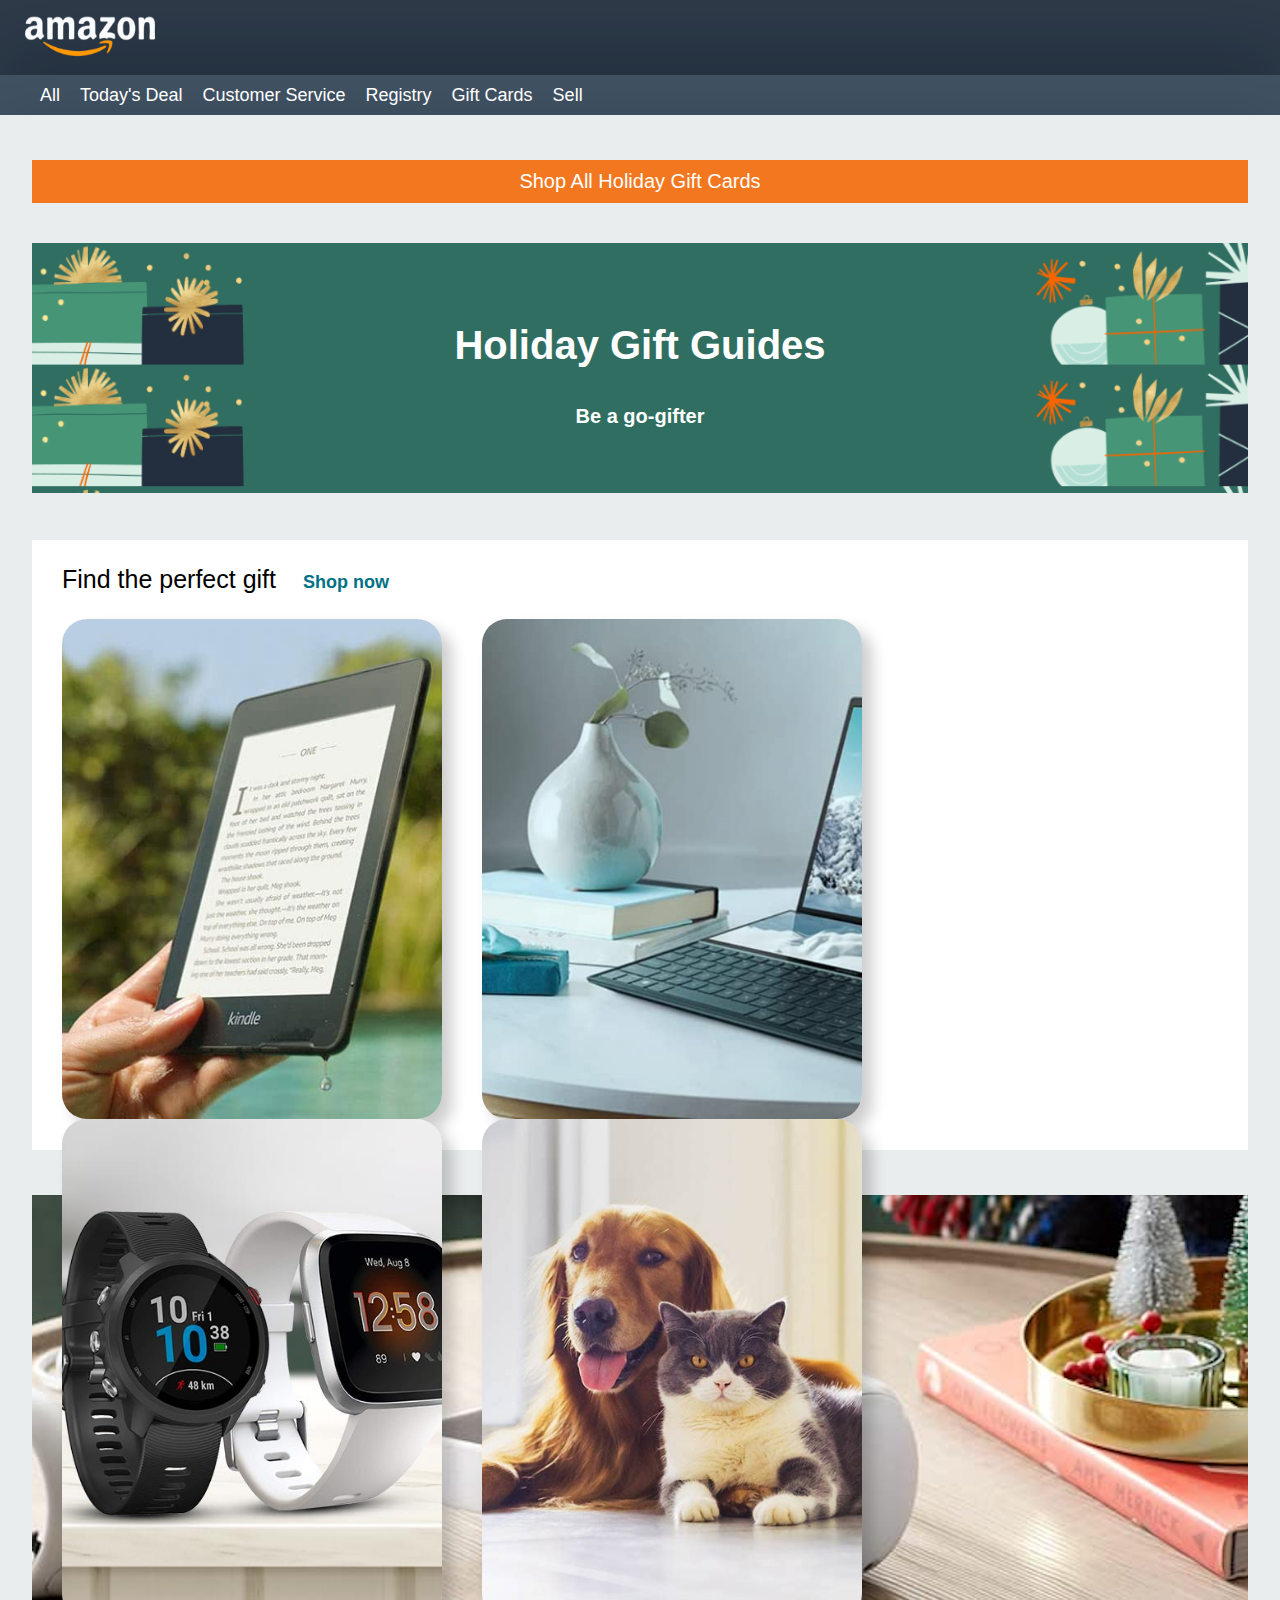
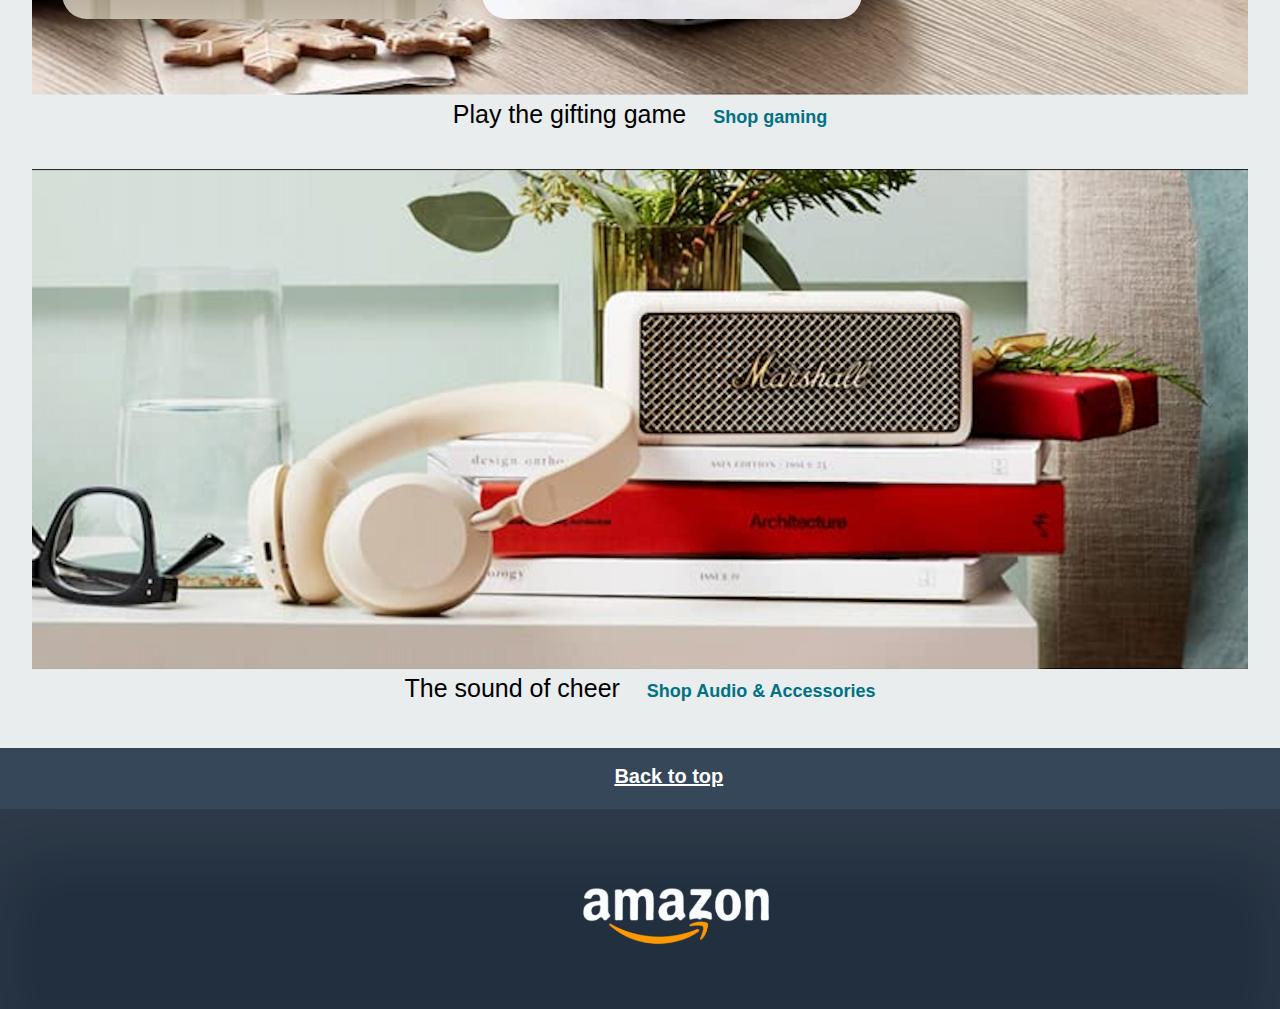
<file: D3/html/index.html>
<!DOCTYPE html>
<html lang="en">
<head>
    <meta charset="UTF-8">
    <meta http-equiv="X-UA-Compatible" content="IE=edge">
    <meta name="viewport" content="width=device-width, initial-scale=1.0">
    <link rel="stylesheet" href="../css/style.css">
    <title>Amazon Fac-Simle</title>
</head>
<body>

    <header>
        <div class="bg-logo shadow">
            <img src="../img/logo.png" alt="logo Amazon">
        </div>

            <nav class="shadow menu">
                <ul>
                    <li><a href="#">All</a></li>
                    <li><a href="#">Today's Deal</a></li>
                    <li><a href="#">Customer Service</a></li>
                    <li><a href="#">Registry</a></li>
                    <li><a href="#">Gift Cards</a></li>
                    <li><a href="#">Sell</a></li>
                </ul>
            </nav>
    </header>

<main>

<!-- corpo sezione 1 -->

    <section class="corpo">
        
            <p>Shop All Holiday Gift Cards</p>
       
            <div id="bgSez1">
                <h1>Holiday Gift Guides</h1>
                <p id="sottotitolo"><b>Be a go-gifter</b></p>
            </div>

    </section>


<!-- corpo sezione 2-->

    <section class="corpoDue"> 

        <p>Find the perfect gift <span class="grassetto">Shop now</span></p>

        <ul>
            <li id="kindle"></li>
            <li id="scrivania"></li>
            <li id="smart"></li>
            <li id="animali"></li>
        </ul>

    </section>

<!-- corpo sezione 3 -->

    <div id="game"></div>
    <figcaption>Play the gifting game <span>Shop gaming</span></figcaption>

    <div id="music"></div>
    <figcaption>The sound of cheer <span>Shop Audio & Accessories</span></figcaption>

</main>

<!-- fine main -->

<footer>

    <div class="bTop">
        <a href="#">Back to top</a>
    </div>

    <div class="bottomLogo shadow">
        <img src="../img/logo.png" alt="logo Amazon">
    </div>

</footer>
    
</body>
</html>
</file>
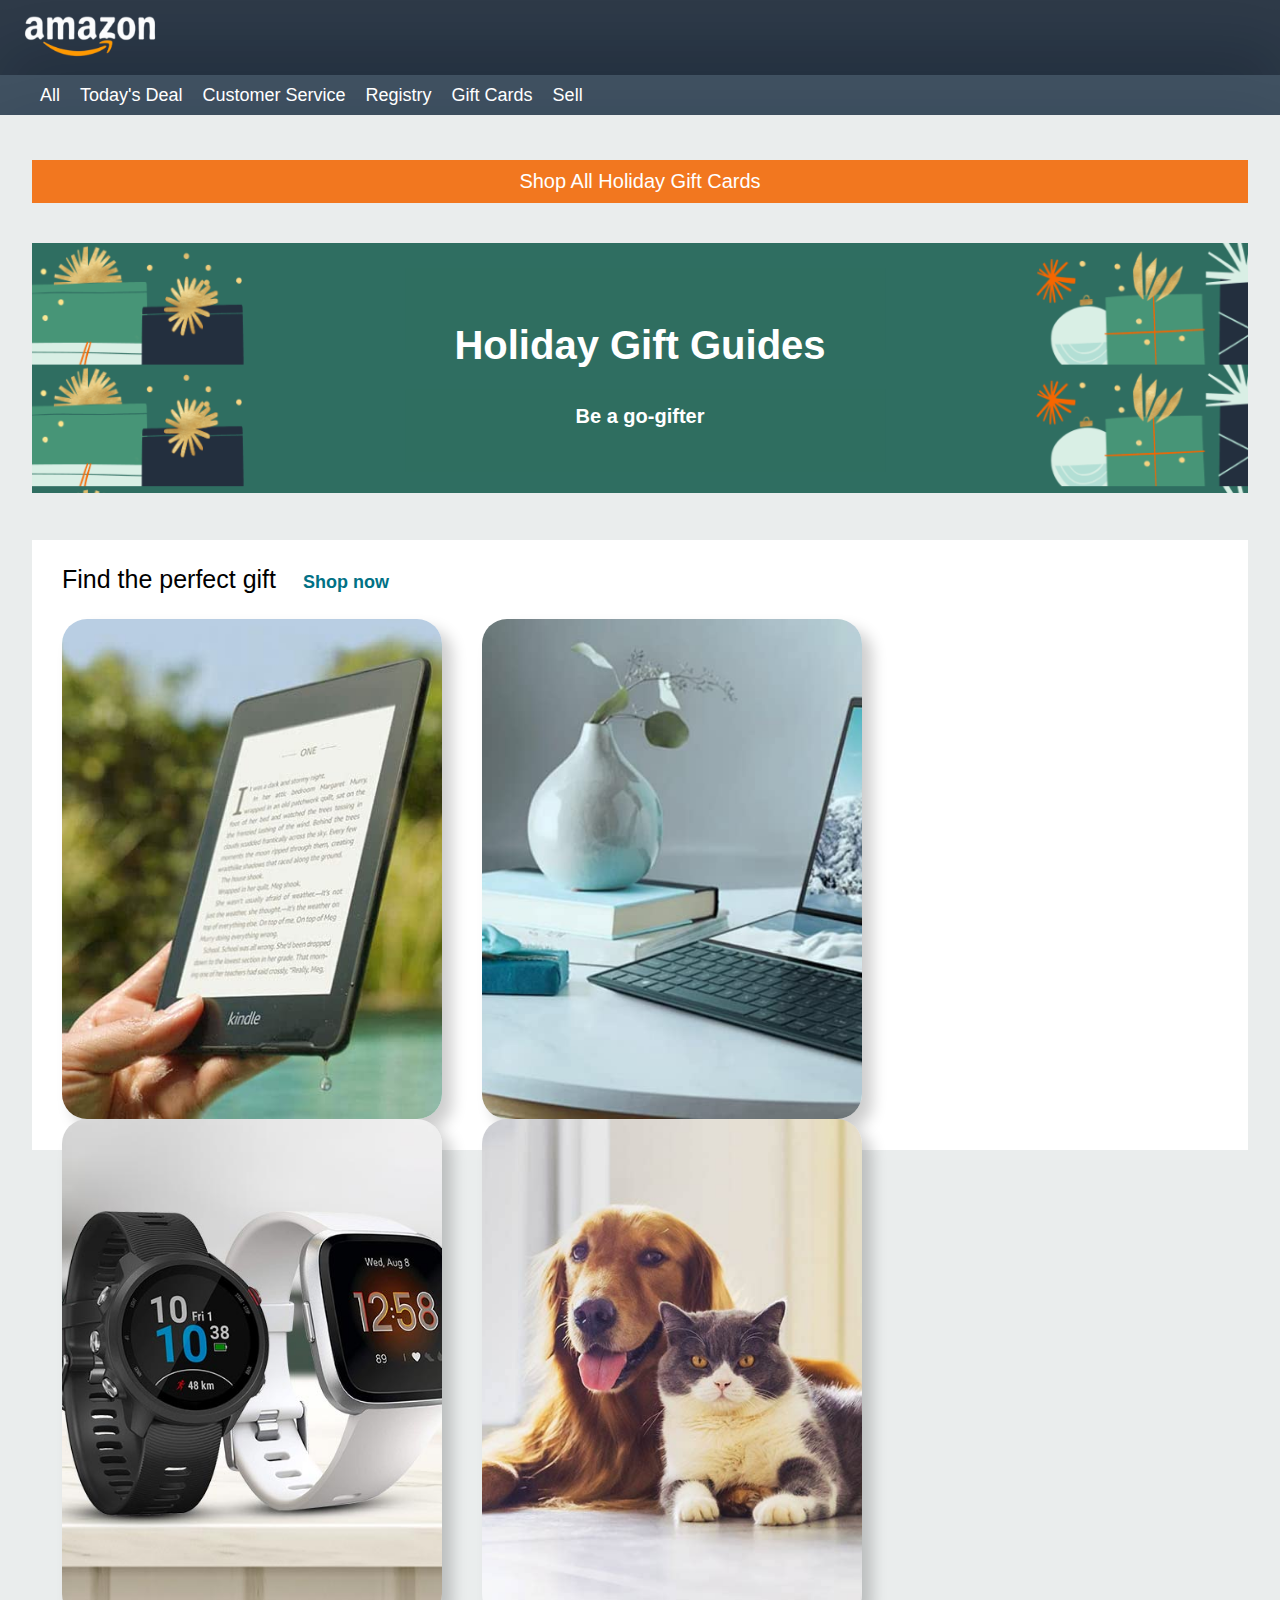
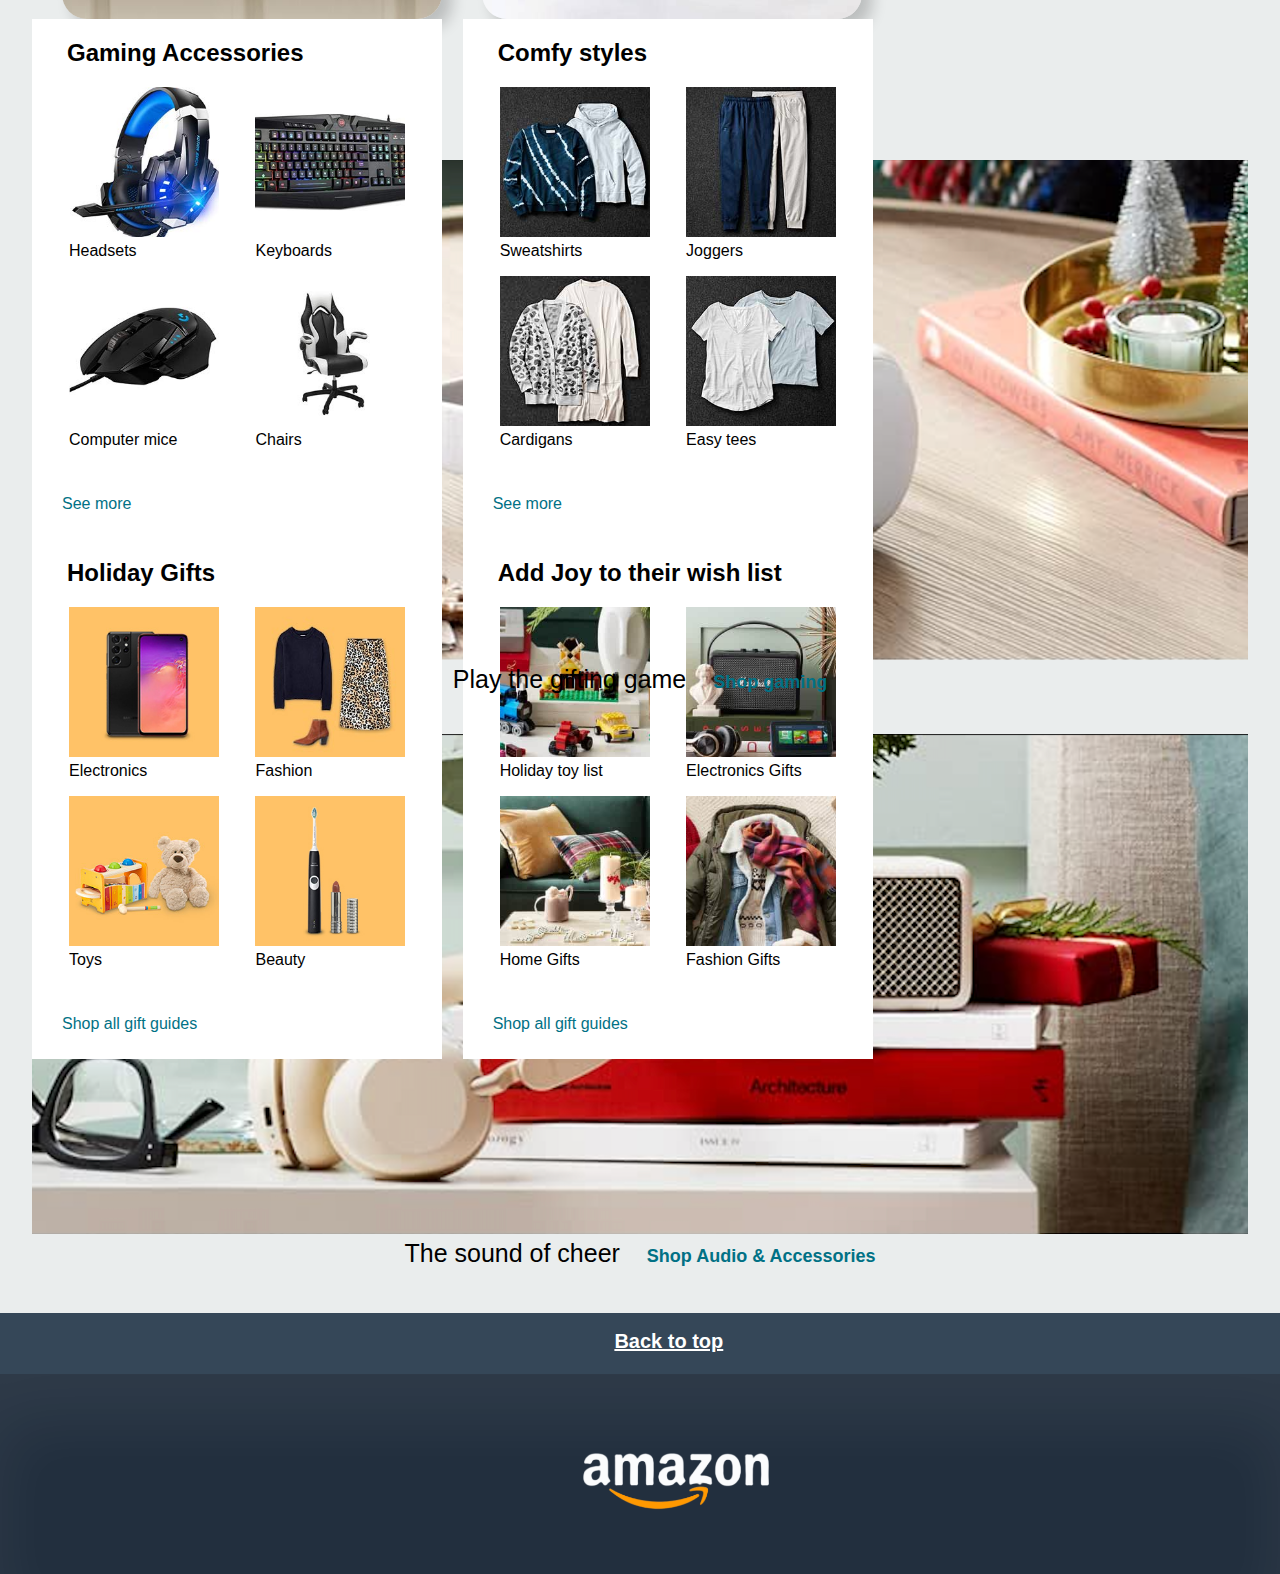
<file: D4/D4-A/html/index.html>
<!DOCTYPE html>
<html lang="en">
<head>
    <meta charset="UTF-8">
    <meta http-equiv="X-UA-Compatible" content="IE=edge">
    <meta name="viewport" content="width=device-width, initial-scale=1.0">
    <link rel="stylesheet" href="../css/style.css">
    <title>Amazon Fac-Simle</title>
</head>
<body>

    <header>
        <div class="bg-logo shadow">
            <img src="../img/logo.png" alt="logo Amazon">
        </div>

            <nav class="shadow menu">
                <ul>
                    <li><a href="#">All</a></li>
                    <li><a href="#">Today's Deal</a></li>
                    <li><a href="#">Customer Service</a></li>
                    <li><a href="#">Registry</a></li>
                    <li><a href="#">Gift Cards</a></li>
                    <li><a href="#">Sell</a></li>
                </ul>
            </nav>
    </header>

<main>

<!-- corpo sezione 1 -->

    <section class="corpo">
        
            <p>Shop All Holiday Gift Cards</p>
       
            <div id="bgSez1">
                <h1>Holiday Gift Guides</h1>
                <p id="sottotitolo"><b>Be a go-gifter</b></p>
            </div>

    </section>


<!-- corpo sezione 2-->

    <section class="corpoDue"> 

        <p>Find the perfect gift <span class="grassetto">Shop now</span></p>

        <ul>
            <li id="kindle"></li>
            <li id="scrivania"></li>
            <li id="smart"></li>
            <li id="animali"></li>
        </ul>

    </section>


<!-- NUOVA SEZIONE ESERCIZIO D4 -->



<section>

<div class="containerQuattro">

   

    <!-- primo blocco -->
    <div class="insideContainer">
        
        <h2 class="boxTitle">Gaming Accessories</h2>
        <div class="smallContainer">

            <figure>
            <div id="headphones"></div>
            <figcaption>Headsets</figcaption>
            </figure>

            <figure>
                <div id="keyboard"></div>
                <figcaption>Keyboards</figcaption>
            </figure>

            <figure>
                    <div id="mouse"></div>
                    <figcaption>Computer mice</figcaption>
            </figure>

            <figure>
                <div id="chair"></div>
                <figcaption>Chairs</figcaption>
                </figure>

            <a href="#">See more</a>

        </div>
    </div>

<!-- secondo blocco -->

    <div class="insideContainer">
        <h2 class="boxTitle">Comfy styles</h2>
        <div class="smallContainer">

            <figure>
            <div id="sweatshirt"></div>
            <figcaption>Sweatshirts</figcaption>
            </figure>

            <figure>
                <div id="jogger"></div>
                <figcaption>Joggers</figcaption>
            </figure>

            <figure>
                    <div id="cardigans"></div>
                    <figcaption>Cardigans</figcaption>
            </figure>

            <figure>
                <div id="easy"></div>
                <figcaption>Easy tees</figcaption>
                </figure>

            <a href="#">See more</a>

        </div>
    </div>

    <!-- terzo blocco -->

    <div class="insideContainer">
        <h2 class="boxTitle">Holiday Gifts</h2>
        <div class="smallContainer">

            <figure>
            <div id="electronic"></div>
            <figcaption>Electronics</figcaption>
            </figure>

            <figure>
                <div id="fashion"></div>
                <figcaption>Fashion</figcaption>
            </figure>

            <figure>
                    <div id="toys"></div>
                    <figcaption>Toys</figcaption>
            </figure>

            <figure>
                <div id="beauty"></div>
                <figcaption>Beauty</figcaption>
                </figure>

            <a href="#">Shop all gift guides</a>

        </div>
    </div>


    <!-- quarto blocco -->

    <div id="lastinsideContainer">
        <h2 class="boxTitle">Add Joy to their wish list</h2>
        <div class="smallContainer">

            <figure>
            <div id="toyLi"></div>
            <figcaption>Holiday toy list</figcaption>
            </figure>

            <figure>
                <div id="elGift"></div>
                <figcaption>Electronics Gifts</figcaption>
            </figure>

            <figure>
                    <div id="homeGift"></div>
                    <figcaption>Home Gifts</figcaption>
            </figure>

            <figure>
                <div id="fashionGift"></div>
                <figcaption>Fashion Gifts</figcaption>
                </figure>

            <a href="#">Shop all gift guides</a>

        </div>
    </div>

</div>


</section>

<!-- FINE NUOVA SEZIONE ESERCIZIO D4 -->

<!-- corpo sezione 3 -->

    <div id="game"></div>
    <figcaption class="shop">Play the gifting game <span>Shop gaming</span></figcaption>

    <div id="music"></div>
    <figcaption class="shop">The sound of cheer <span>Shop Audio & Accessories</span></figcaption>

</main>

<!-- fine main -->

<footer>

    <div class="bTop">
        <a href="#">Back to top</a>
    </div>

    <div class="bottomLogo shadow">
        <img src="../img/logo.png" alt="logo Amazon">
    </div>

</footer>
    
</body>
</html>
</file>
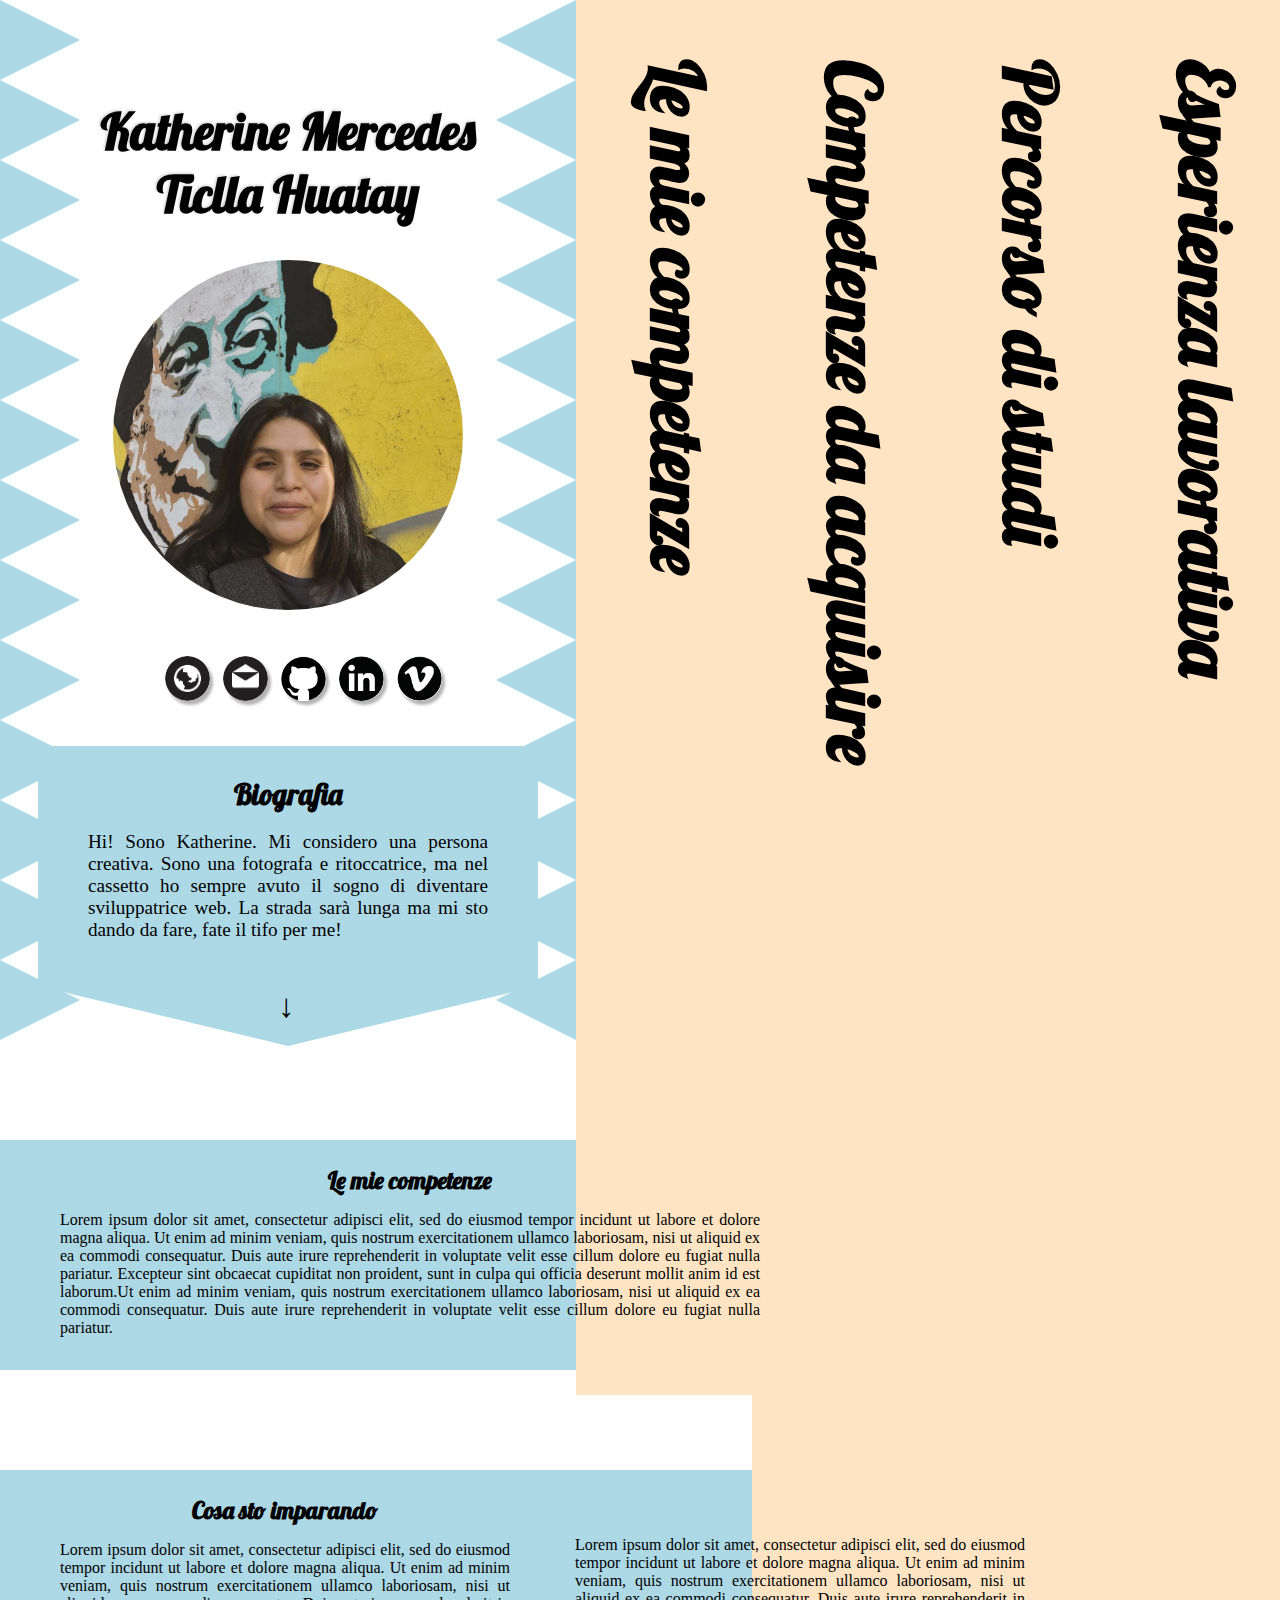
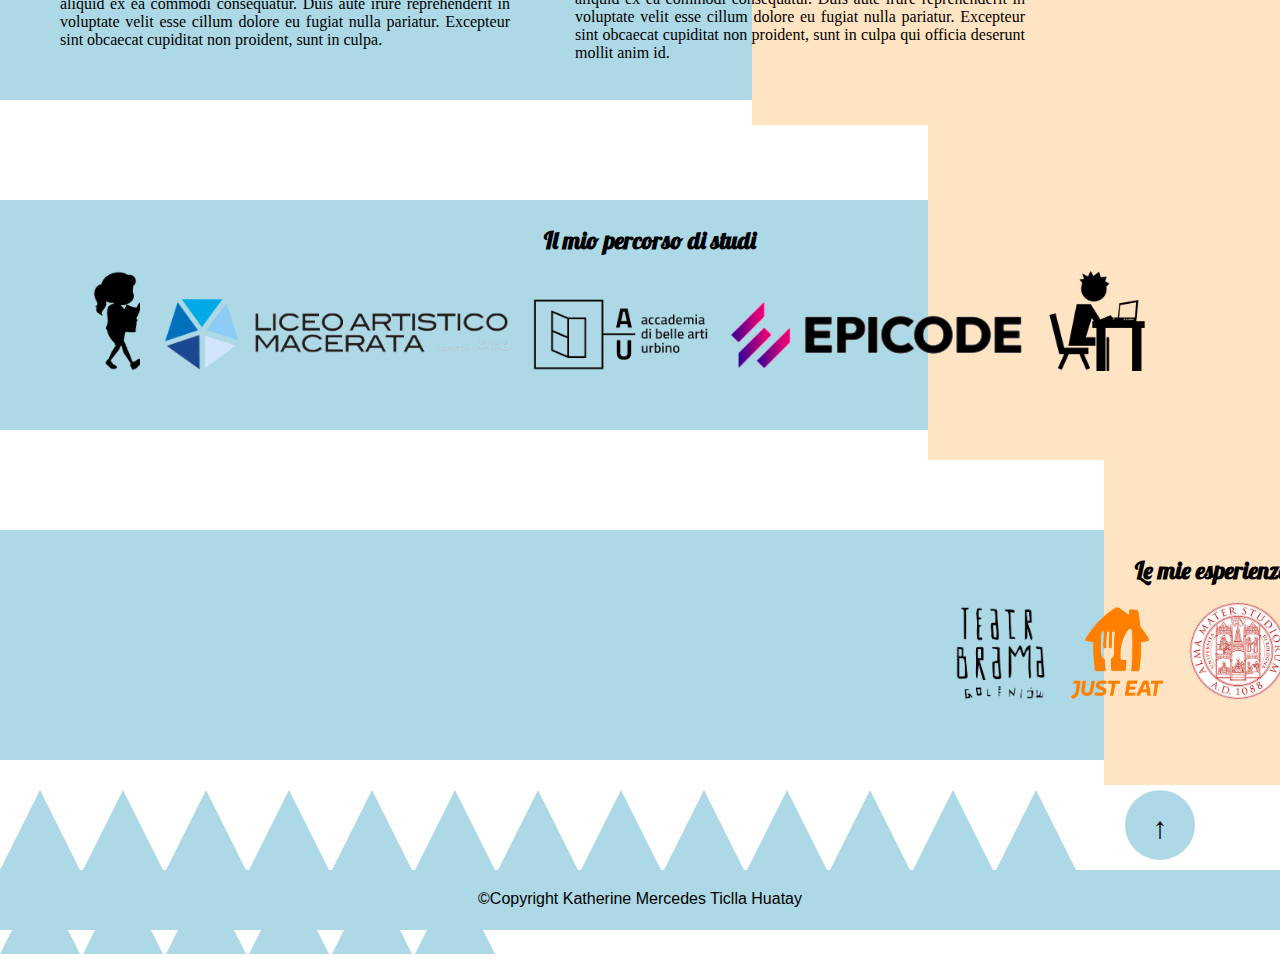
<file: D4/D4-B/html/index.html>
<!DOCTYPE html>
<head>
    <meta charset="utf-8" />
    <link rel="preconnect" href="https://fonts.googleapis.com">
<link rel="preconnect" href="https://fonts.gstatic.com" crossorigin>
<link href="https://fonts.googleapis.com/css2?family=Lobster&display=swap" rel="stylesheet">
    <link rel="stylesheet" href="../css/style.css">
    <title>Presentazione</title>
</head>

<body>
<main>

    <!-- triangoli laterali -->

    <div id="triangoliLaterali">
        <div class="triangle"></div>
        <div class="triangle"></div>
        <div class="triangle"></div>
        <div class="triangle"></div>
        <div class="triangle"></div>
        <div class="triangle"></div>
        <div class="triangle"></div>
        <div class="triangle"></div>
        <div class="triangle"></div>
        <div class="triangle"></div>
        <div class="triangle"></div>
        <div class="triangle"></div>
        <div class="triangle"></div>
    </div>

    <!-- contenuto sinistra -->

    <div class="containerLeft">
        <h1>Katherine Mercedes <br>
        Ticlla Huatay</h1>
            <div id="picture">
            </div>
            <div class="contatti">
            <ul>
                <li><a href="https://cratere-produzioni.webnode.it/"><div id="web"></div></a></li>
                <li><a href="mailto:mhuati@gmail.com"><div id="mail"></div></a></li>
                <li><a href="https://github.com/katherinemercedes/HOMEWORK"><div id="github"></div></a></li>
                <li><a href="https://www.linkedin.com/in/katherineticlla/"><div id="linkedin"></div></a></li>
                <li><a href="https://vimeo.com/user88239840"><div id="vimeo"></div></a></li>
            </ul>
        </div>


        <div class="bioContainer">
            <div class="text">
                <h2>Biografia</h2>
                <p class="paragrafo">Hi! Sono Katherine. Mi considero una persona creativa. Sono una fotografa e ritoccatrice, ma nel cassetto ho sempre avuto il sogno di diventare sviluppatrice web. La strada sarà lunga ma mi sto dando da fare, fate il tifo per me! </p>
                <br><a href="#footer">↓</a>
            </div>
        </div>

        <div class="secondTriangle"></div>
                
    </div>

    </div>

    <!-- triangoli centrali -->

    <div id="triangoliCentrali">
        <div class="triangleC"></div>
        <div class="triangleC"></div>
        <div class="triangleC"></div>
        <div class="triangleC"></div>
        <div class="triangleC"></div>
        <div class="triangleC"></div>
        <div class="triangleC"></div>
        <div class="triangleC"></div>
        <div class="triangleC"></div>
        <div class="triangleC"></div>
        <div class="triangleC"></div>
        <div class="triangleC"></div>
        <div class="triangleC"></div>
    </div>


<!-- fine triangoli centrali -->

<div class="containerDestro">




    <div class="competenze">
        <div class="sticky" id="textCompetenzeUno">
         <h2><a href="#sofare">Le mie competenze</a></h2>
         </div>
     </div>
 
     <div class="competenze">
         <div id="textCompetenzeDue">
         <h2><a href="#nonsofare">Competenze da acquisire</a></h2>
         </div>
     </div>
 

    <div class="competenze">
       <div id="textCompetenzeTre">
        <h2><a href="#studi">Percorso di studi</a></h2>
        </div>
    </div>

    <div class="competenze">
        <div id="textCompetenzeQuattro">
            <h2><a href="#lavoro">Esperienza lavorativa</a></h2>
        </div>
    </div>

</div>


<div id="infouno" >
    <div id="infotextuno">
    <h2 id="sofare">Le mie competenze</h2>
    <p class="paragrafo">Lorem ipsum dolor sit amet, consectetur adipisci elit, sed do eiusmod tempor incidunt ut labore et dolore magna aliqua. Ut enim ad minim veniam, quis nostrum exercitationem ullamco laboriosam, nisi ut aliquid ex ea commodi consequatur. Duis aute irure reprehenderit in voluptate velit esse cillum dolore eu fugiat nulla pariatur. Excepteur sint obcaecat cupiditat non proident, sunt in culpa qui officia deserunt mollit anim id est laborum.Ut enim ad minim veniam, quis nostrum exercitationem ullamco laboriosam, nisi ut aliquid ex ea commodi consequatur. Duis aute irure reprehenderit in voluptate velit esse cillum dolore eu fugiat nulla pariatur.</p>
    </div>
</div>

<div id="infodue" >
    <div id="infotextdueA">
    <h2 id="nonsofare">Cosa sto imparando</h2>
    <p class="paragrafo">Lorem ipsum dolor sit amet, consectetur adipisci elit, sed do eiusmod tempor incidunt ut labore et dolore magna aliqua. Ut enim ad minim veniam, quis nostrum exercitationem ullamco laboriosam, nisi ut aliquid ex ea commodi consequatur. Duis aute irure reprehenderit in voluptate velit esse cillum dolore eu fugiat nulla pariatur. Excepteur sint obcaecat cupiditat non proident, sunt in culpa.</p>
    </div>
    
    <div id="infotextdueB">
    <p class="paragrafo">Lorem ipsum dolor sit amet, consectetur adipisci elit, sed do eiusmod tempor incidunt ut labore et dolore magna aliqua. Ut enim ad minim veniam, quis nostrum exercitationem ullamco laboriosam, nisi ut aliquid ex ea commodi consequatur. Duis aute irure reprehenderit in voluptate velit esse cillum dolore eu fugiat nulla pariatur. Excepteur sint obcaecat cupiditat non proident, sunt in culpa qui officia deserunt mollit anim id.</p>
    </div>
</div>

<div id="infotre" >
    <div id="infotexttre">
    <h2 id="studi">Il mio percorso di studi</h2>
        <ul>
            <li id="bambina"></li>
            <li id="liceo"></li>
            <li id="aba"></li>
            <li id="epicode"></li>
            <li id="computer"></li>
        </ul>
        
    </div>
</div>

<div id="infoquattro" >
    <div id="infotextquattro">
    <h2 id="lavoro">Le mie esperienze lavorative</h2>
    <ul>
        <li id="brama"></li>
        <li id="justeat"></li>
        <li id="unibo"></li>
        <li id="sferisterio"></li>
    </ul>
    </div>
</div>
</main>


<div id="freccia">
    <p><a href="#">↑</a></p>
    </div>


<div id="triangoliBasso">
    <div class="triangleB"></div>
    <div class="triangleB"></div>
    <div class="triangleB"></div>
    <div class="triangleB"></div>
    <div class="triangleB"></div>
    <div class="triangleB"></div>
    <div class="triangleB"></div>
    <div class="triangleB"></div>
    <div class="triangleB"></div>
    <div class="triangleB"></div>
    <div class="triangleB"></div>
    <div class="triangleB"></div>
    <div class="triangleB"></div>
    <div class="triangleB"></div>
    <div class="triangleB"></div>
    <div class="triangleB"></div>
    <div class="triangleB"></div>
    <div class="triangleB"></div>
    <div class="triangleB"></div>
</div>



<footer id="footer">©Copyright Katherine Mercedes Ticlla Huatay </footer>
</body>
</html>
</file>
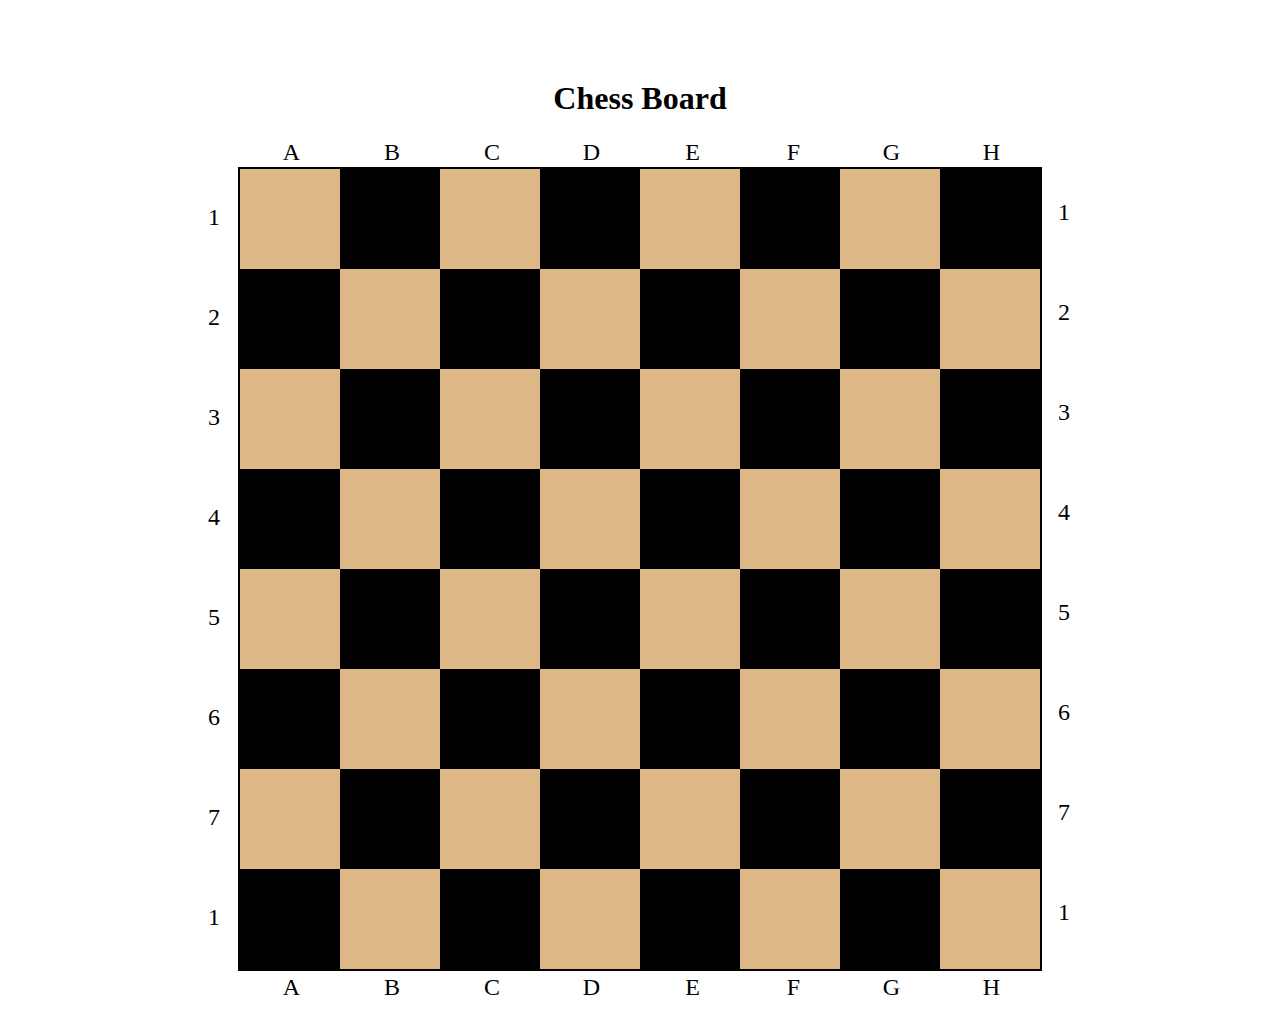
<file: D5/D5B/html/index.html>
<!DOCTYPE html>
<html lang="en">
  <head>
    <meta charset="UTF-8" />
    <meta http-equiv="X-UA-Compatible" content="IE=edge" />
    <meta name="viewport" content="width=device-width, initial-scale=1.0" />
    <link rel="stylesheet" href="../css/style.css">
    <title>Chess Board</title>
 
  </head>
  <body>

<h1>Chess Board</h1>

<div class="container">
        
<!-- prima fila -->

    <div class="disparo">

        <div>
            <span>A</span>
            <span>1</span>
            <span>2</span>
            <span>3</span>
            <span>4</span>
            <span>5</span>
            <span>6</span>
            <span>7</span>
            <span>1</span>
            <span>A</span>

        </div>
    
        <div>
            <span>B</span>
            <span>B</span>
        </div>
      
        <div>
            <span>C</span>
            <span>C</span>
        </div>
        <div>
            <span>D</span>
            <span>D</span>
        </div>
        <div>
            <span>E</span>
            <span>E</span>
        </div>
        <div>
            <span>F</span>
            <span>F</span>
        </div>
        <div>
            <span>G</span>
            <span>G</span>
        </div>
        <div>
            <span>H</span>
            <span>1</span>
            <span>2</span>
            <span>3</span>
            <span>4</span>
            <span>5</span>
            <span>6</span>
            <span>7</span>
            <span>1</span>
            <span>H</span>
        </div>
    </div>
 

<!-- seconda fila -->

    <div class="disparo">
        <div></div>
        <div></div>
        <div></div>
        <div></div>
        <div></div>
        <div></div>
        <div></div>
        <div></div>
    </div>


<!-- terza fila -->

    <div class="disparo">
        <div></div>
        <div></div>
        <div></div>
        <div></div>
        <div></div>
        <div></div>
        <div></div>
        <div></div>
    </div>

    <!-- quarta fila -->

    <div class="disparo">
        <div></div>
        <div></div>
        <div></div>
        <div></div>
        <div></div>
        <div></div>
        <div></div>
        <div></div>
    </div>

<!-- quinta fila -->

    <div class="disparo">
        <div></div>
        <div></div>
        <div></div>
        <div></div>
        <div></div>
        <div></div>
        <div></div>
        <div></div>
    </div>


<!-- sesta fila -->

    <div class="disparo">
        <div></div>
        <div></div>
        <div></div>
        <div></div>
        <div></div>
        <div></div>
        <div></div>
        <div></div>
    </div>

<!-- settima fila -->

    <div class="disparo">
        <div></div>
        <div></div>
        <div></div>
        <div></div>
        <div></div>
        <div></div>
        <div></div>
        <div></div>
    </div>

<!-- ottava fila -->

    <div class="disparo">
        <div></div>
        <div></div>
        <div></div>
        <div></div>
        <div></div>
        <div></div>
        <div></div>
        <div></div>
    </div>

</div>
</body>
</html>
</file>
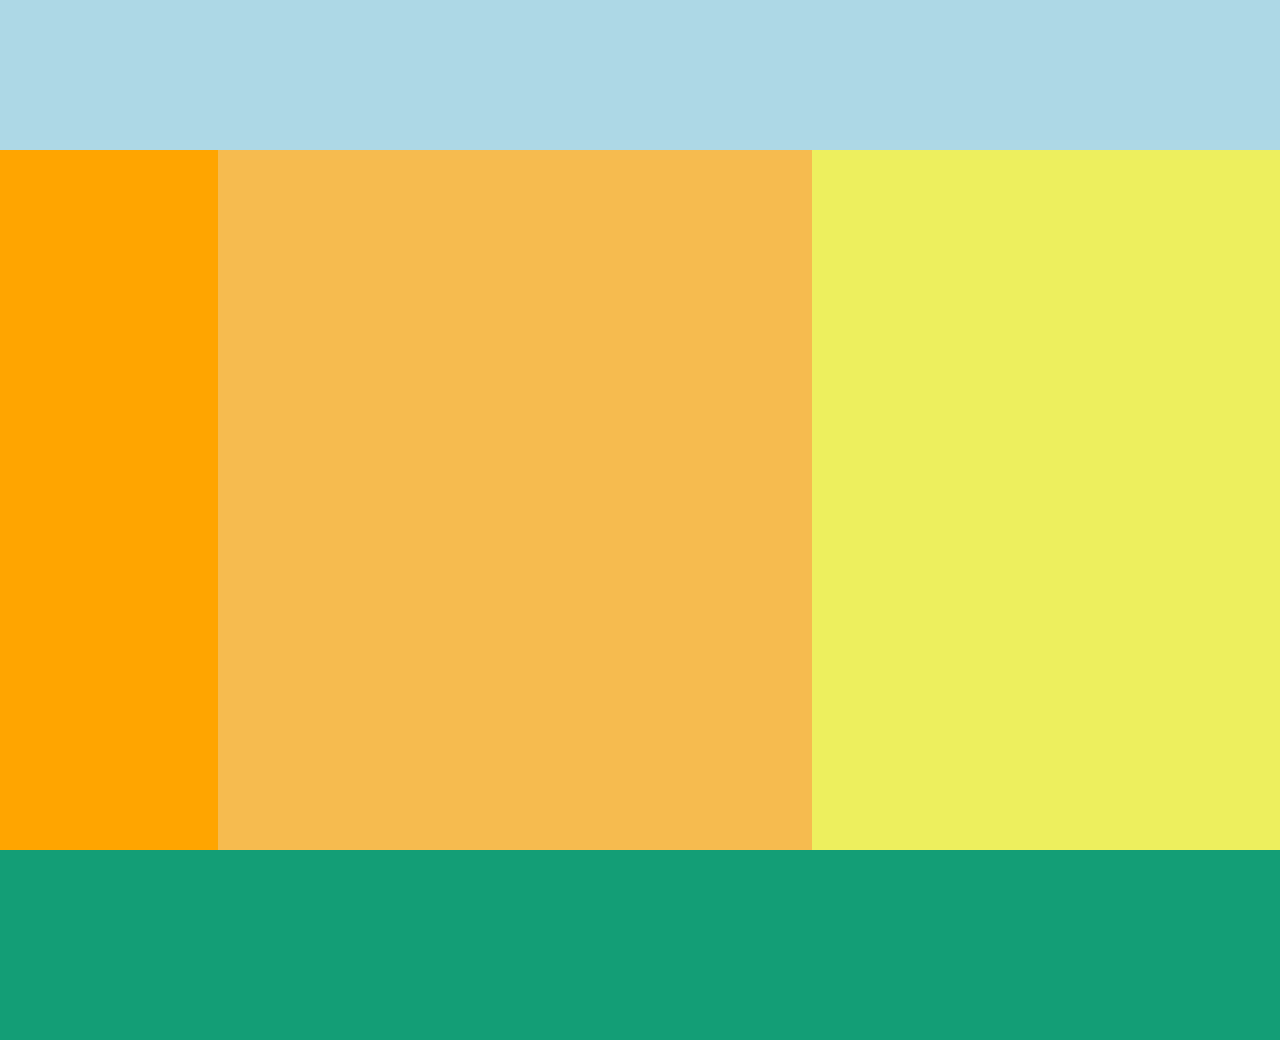
<file: D7/D7A/html/index.html>
<!DOCTYPE html>
<html lang="en">
<head>
    <meta charset="UTF-8">
    <meta http-equiv="X-UA-Compatible" content="IE=edge">
    <meta name="viewport" content="width=device-width, initial-scale=1.0">
    <link rel="stylesheet" href="../css/style.css">
    <title>Flexbox Layout</title>
</head>
<body>
    <header></header>

    <main class="container">
    <nav class="flex-item"></nav>
    <article class="flex-item"></article>
    <aside class="flex-item"></aside>
    </main>

    <footer></footer>
</body>
</html>
</file>
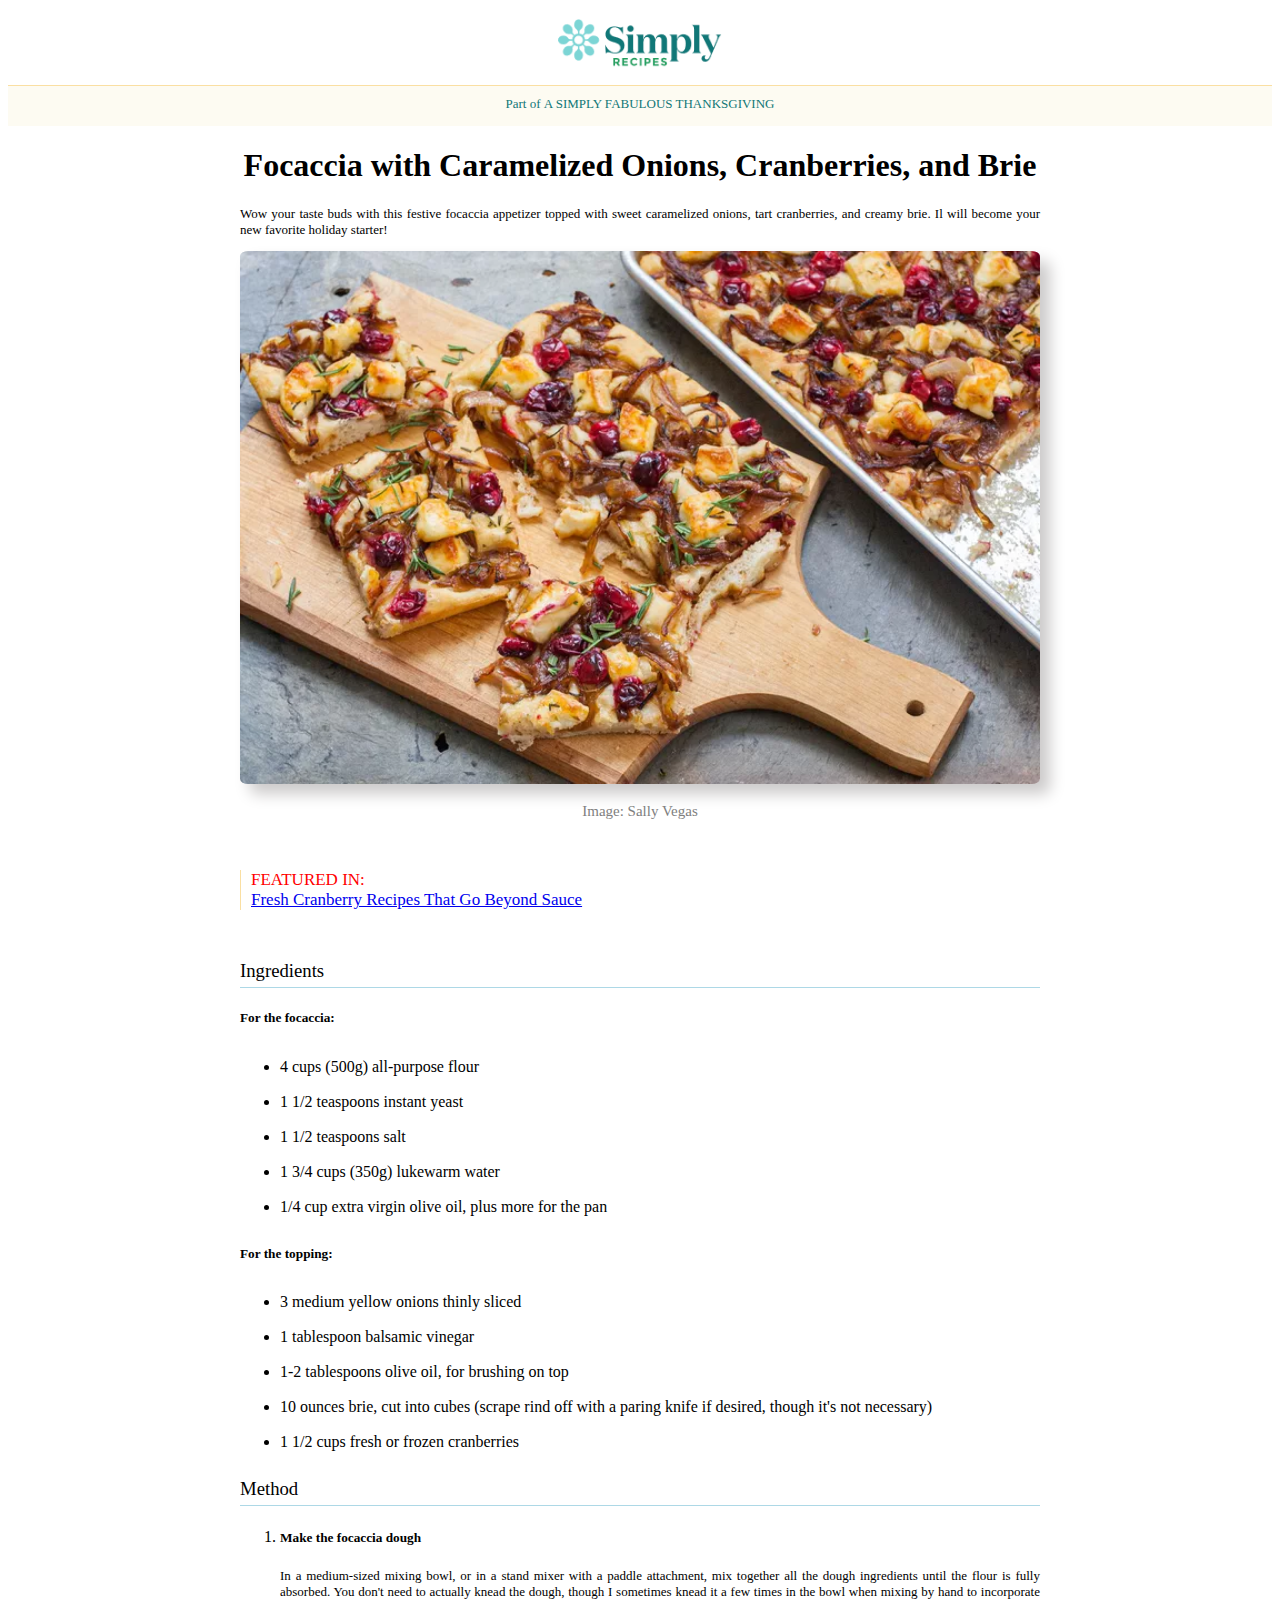
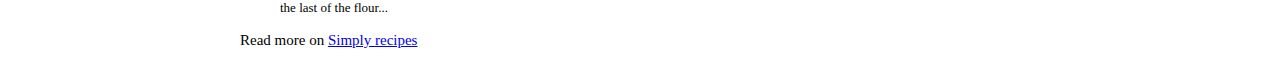
<file: D2/html/D2.html>
<!DOCTYPE html>
<html lang="en">
<head>
    <meta charset="UTF-8">
    <meta http-equiv="X-UA-Compatible" content="IE=edge">
    <meta name="viewport" content="width=device-width, initial-scale=1.0">
    <link rel="stylesheet" href="../css/style.css">
    <title>Document</title>
</head>
<body>
    <header>
        <img id="logo" src="../img/logo.png" alt="logo Simply recipes">
        <p id="sottotitolo">Part of <b>A SIMPLY FABULOUS THANKSGIVING</b></p>
    </header>
    <div>
        <h1>Focaccia with Caramelized Onions, Cranberries, and Brie</h1>
        <p>Wow your taste buds with this festive focaccia appetizer topped with sweet caramelized onions, tart cranberries, and creamy brie. Il will become your new favorite holiday starter!</p>
        <img id="focaccia" src="../img/focaccia.png" alt="focaccia"> 
        <!--crediti immagine-->
        <p id="credits">Image: Sally Vegas</p>

        <p id="link">FEATURED IN:</br><a href="#">Fresh Cranberry Recipes That Go Beyond Sauce</a></p>

        <h3 class="titoli">Ingredients</h3>
        <h5>For the focaccia:</h5>
        <ul>
            <li>4 cups (500g) all-purpose flour</li>
            <li>1 1/2 teaspoons instant yeast</li>
            <li>1 1/2 teaspoons salt</li>
            <li>1 3/4 cups (350g) lukewarm water</li>
            <li>1/4 cup extra virgin olive oil, plus more for the pan</li>
        </ul>

        <h5>For the topping:</h5>
        <ul>
            <li>3 medium yellow onions thinly sliced</li>
            <li>1 tablespoon balsamic vinegar</li>
            <li>1-2 tablespoons olive oil, for brushing on top</li>
            <li>10 ounces brie, cut into cubes (scrape rind off with a paring knife if desired, though it's not necessary)</li>
            <li>1 1/2 cups fresh or frozen cranberries</li>
        </ul>

       <h3 class="titoli">Method</h3>

       <ol>
        <li><h5>Make the focaccia dough</h5>
            <p>In a medium-sized mixing bowl, or in a stand mixer with a paddle attachment, mix together all the dough ingredients until the flour is fully absorbed. You don't need to actually knead the dough, though I sometimes knead it a few times in the bowl when mixing by hand to incorporate the last of the flour...</p>
        </li>
        </ol>

        <footer>Read more on <a href="#">Simply recipes</a></footer>
    </div>

    
</body>
</html>
</file>
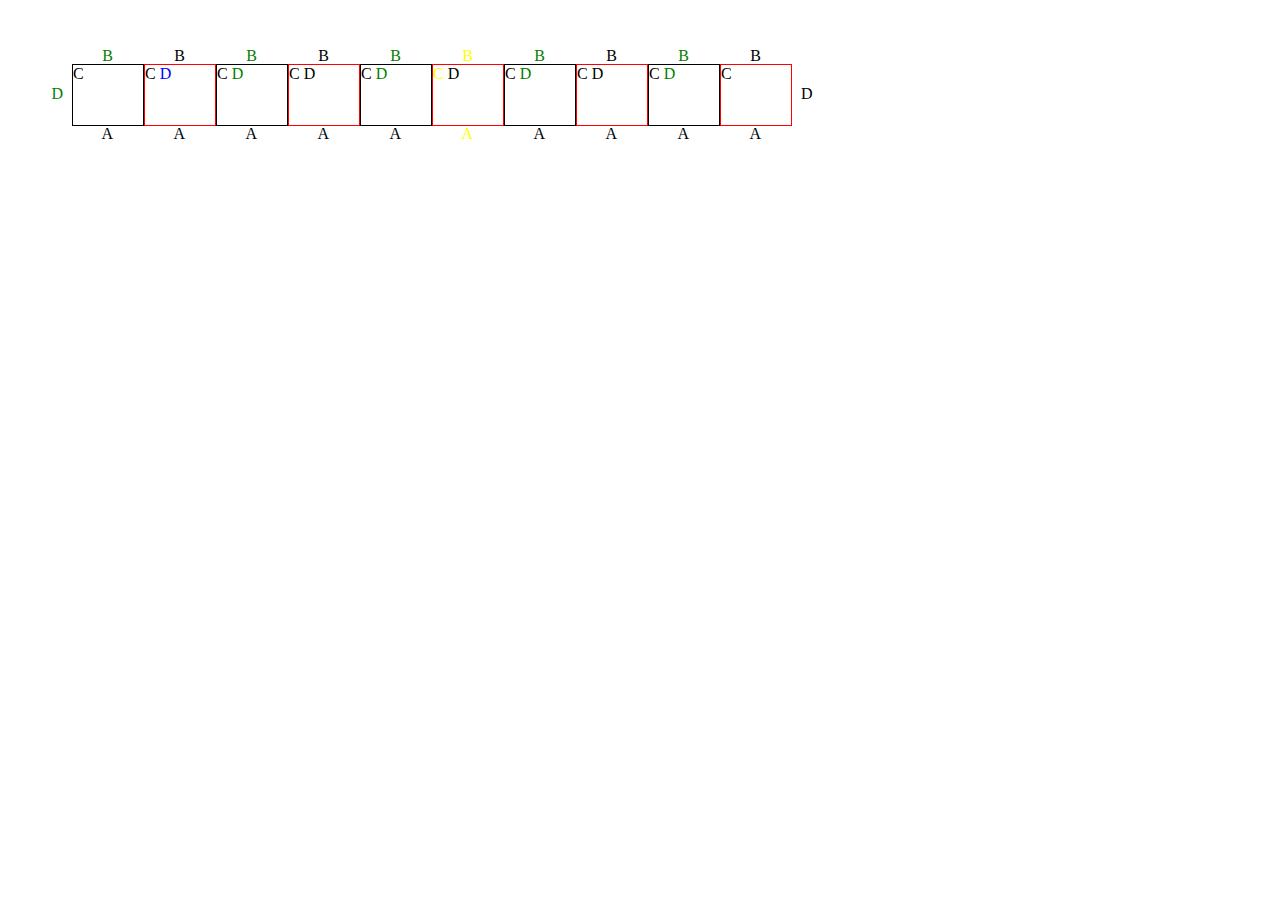
<file: D5/D5A/html/part_2_start.html>
<!DOCTYPE html>
<html lang="en">
  <head>
    <meta charset="UTF-8" />
    <meta http-equiv="X-UA-Compatible" content="IE=edge" />
    <meta name="viewport" content="width=device-width, initial-scale=1.0" />
    <link rel="stylesheet" href="../css/style.css">
    <title>Document</title>
 
  </head>
  <body>
    <div class="container">
      <div>
        <span>A</span>
        <span>B</span>
        <span>C</span>
        <span>D</span>
      </div>
    
      <div>
        <span>A</span>
        <span>B</span>
        <span>C</span>
        <span>D</span>
      </div>
      
      <div>
        <span>A</span>
        <span>B</span>
        <span>C</span>
        <span>D</span>
      </div>
      <div>
        <span>A</span>
        <span>B</span>
        <span>C</span>
        <span>D</span>
      </div>
      <div>
        <span>A</span>
        <span>B</span>
        <span>C</span>
        <span>D</span>
      </div>
      <div>
        <span>A</span>
        <span>B</span>
        <span>C</span>
        <span>D</span>
      </div>
      <div>
        <span>A</span>
        <span>B</span>
        <span>C</span>
        <span>D</span>
      </div>
      <div>
        <span>A</span>
        <span>B</span>
        <span>C</span>
        <span>D</span>
      </div>
      <div>
        <span>A</span>
        <span>B</span>
        <span>C</span>
        <span>D</span>
      </div>
      <div>
        <span>A</span>
        <span>B</span>
        <span>C</span>
        <span>D</span>
      </div>
    </div>
  </body>
</html>
</file>
<file: D3/css/style.css>
/*Generici*/


body{
    margin: 0px;
    font-family: Arial, Helvetica, sans-serif;
    background-color: #eaeded;
}


/*header style*/

.bg-logo{
    width: 100%;
    height: 75px;
    background-color:#222f3e;
    }

    .bg-logo img{
        width: 140px;
        height: auto;
        margin-left: 20px;
        margin-top: 10px;
    }

.shadow {
    -webkit-box-shadow: inset 0px 48px 63px 0px rgba(255,255,255,0.06); 
    box-shadow: inset 0px 48px 63px 0px rgba(255,255,255,0.06);
}


/*menu header style*/

.menu {
    width: 100%;
    height: 40px;
    background-color: #354758;
}

.menu ul{
    margin: 0px;
}

.menu li{
    display: block;
    float: left;
    margin-right: 20px;
    margin-top: 10px;
}

.menu li a{
    text-decoration: none;
    color: white;
    font-size: 18px;
    font-weight: 300;
}

.menu li a::before{
    color:white;
}

.menu li a:visited{
    color:white;
}

/*stile corpo: prima sezione*/

.corpo{
    width: 95%;
    height: 335px;
    margin: 0 auto;
    margin-top: 45px;
}

.corpo p{
    text-align: center;
    font-size: 20px;
    color: white;
    background-color: #f2771f;
    padding-top: 10px;
    padding-bottom: 10px;
    margin-bottom: 40px; 
}

#bgSez1{
    background-image: url(../img/bg-image.png);
    width: 100%;
    height: 250px;
    background-size: 100% auto;

}

h1{
    text-align: center;
    font-size: 40px;
    color: white;
    padding-top: 80px;
}

#sottotitolo{
    background: transparent;
    font-size: 20px;
    font-weight: 400;
}


/*stile corpo seconda sezione*/

.corpoDue{
    width: 95%;
    height: 610px;
    margin: 0 auto;
    margin-top: 45px;
    background-color: white;
}

.corpoDue p{
    font-size: 25px;
    font-weight: 200;
    padding-left: 30px;
    padding-top: 25px;
}

.corpoDue a{
    font-size: 18px;
    font-weight: 400;
    margin-left: 15px;
    text-decoration: none;
    color: #017185;

}

.corpoDue ul{
    list-style-type: none;
    padding-left: 30px;
}


.grassetto{
    color: #017185;
    font-size: 18px;
}

        /*immagini*/

.corpoDue li{
    float: left;
}

#kindle{
    width: 380px;
    height: 500px;
    background-image: url(../img/img_1.jpg);
    background-size: cover;
    background-position: center center;
    border-radius: 25px;
    margin-right: 40px;
    box-shadow: 10px 10px 15px rgba(0, 0, 0, 0.2);
}

#scrivania{
    width: 380px;
    height: 500px;
    background-image: url(../img/img_2.jpg);
    background-size: cover;
    background-position: center center;
    border-radius: 25px;
    margin-right: 40px;
    box-shadow: 10px 10px 15px rgba(0, 0, 0, 0.2);
}

#smart{
    width: 380px;
    height: 500px;
    background-image: url(../img/img_3.jpg);
    background-size: cover;
    background-position: center center;
    border-radius: 25px;
    margin-right: 40px;
    box-shadow: 10px 10px 15px rgba(0, 0, 0, 0.2);
}

#animali{
    width: 380px;
    height: 500px;
    background-image: url(../img/img_4.jpg);
    background-size: cover;
    background-position: center center;
    border-radius: 25px;
    box-shadow: 10px 10px 15px rgba(0, 0, 0, 0.2);
}


/*stile corpo terza sezione*/

#game{
    width: 95%;
    height: 500px;
    margin: 0 auto;
    margin-top: 45px;
    background-image: url(../img/img_9.png);
    background-size: cover;
    background-position: center top;
}

figcaption{
    font-size: 25px;
    font-weight: 200;
    text-align: center;
    padding-top: 5px;
}

#music{
        width: 95%;
        height: 500px;
        margin: 0 auto;
        margin-top: 40px;
        background-image: url(../img/img_10.png);
        background-size: cover;
        background-position: center top;
    }
    
figcaption{
        font-size: 25px;
        font-weight: 200;
        text-align: center;
        padding-top: 5px;
    }

span{
        color:#017185;
        font-size: 18px;
        font-weight: 600;
        margin-left: 20px;
    }

/*footer*/


.bTop{
    width: 100%;
    height: 60px;
    background-color: #354758;
    margin-top: 45px;
    text-align: center;
    padding-top: 1px;
    position: relative;
}

.bTop a{
    font-size: 20px;
    font-weight: bold;
    text-align: center;
    color: white;
    position: absolute;
    bottom: 35%;
    left:48%;
}

.bottomLogo{
    width: 100%;
    height: 200px;
    background-color:#222f3e;
    position: relative;
    }

.bottomLogo img{
    width: 200px;
    height: auto;
    position: absolute;
    left: 45%;
    top: 35%;
}
</file>
<file: D4/D4-A/css/style.css>
/*Generici*/


body{
    margin: 0px;
    font-family: Arial, Helvetica, sans-serif;
    background-color: #eaeded;
}


/*header style*/

.bg-logo{
    width: 100%;
    height: 75px;
    background-color:#222f3e;
    }

    .bg-logo img{
        width: 140px;
        height: auto;
        margin-left: 20px;
        margin-top: 10px;
    }

.shadow {
    -webkit-box-shadow: inset 0px 48px 63px 0px rgba(255,255,255,0.06); 
    box-shadow: inset 0px 48px 63px 0px rgba(255,255,255,0.06);
}


/*menu header style*/

.menu {
    width: 100%;
    height: 40px;
    background-color: #354758;
}

.menu ul{
    margin: 0px;
}

.menu li{
    display: block;
    float: left;
    margin-right: 20px;
    margin-top: 10px;
}

.menu li a{
    text-decoration: none;
    color: white;
    font-size: 18px;
    font-weight: 300;
}

.menu li a::before{
    color:white;
}

.menu li a:visited{
    color:white;
}

/*stile corpo: prima sezione*/

.corpo{
    width: 95%;
    height: 335px;
    margin: 0 auto;
    margin-top: 45px;
}

.corpo p{
    text-align: center;
    font-size: 20px;
    color: white;
    background-color: #f2771f;
    padding-top: 10px;
    padding-bottom: 10px;
    margin-bottom: 40px; 
}

#bgSez1{
    background-image: url(../img/bg-image.png);
    width: 100%;
    height: 250px;
    background-size: 100% auto;

}

h1{
    text-align: center;
    font-size: 40px;
    color: white;
    padding-top: 80px;
}

#sottotitolo{
    background: transparent;
    font-size: 20px;
    font-weight: 400;
}


/*stile corpo seconda sezione*/

.corpoDue{
    width: 95%;
    height: 610px;
    margin: 0 auto;
    margin-top: 45px;
    background-color: white;
}

.corpoDue p{
    font-size: 25px;
    font-weight: 200;
    padding-left: 30px;
    padding-top: 25px;
}

.corpoDue a{
    font-size: 18px;
    font-weight: 400;
    margin-left: 15px;
    text-decoration: none;
    color: #017185;

}

.corpoDue ul{
    list-style-type: none;
    padding-left: 30px;
}


.grassetto{
    color: #017185;
    font-size: 18px;
}

        /*immagini*/

.corpoDue li{
    float: left;
}

#kindle{
    width: 380px;
    height: 500px;
    background-image: url(../img/img_1.jpg);
    background-size: cover;
    background-position: center center;
    border-radius: 25px;
    margin-right: 40px;
    box-shadow: 10px 10px 15px rgba(0, 0, 0, 0.2);
}

#scrivania{
    width: 380px;
    height: 500px;
    background-image: url(../img/img_2.jpg);
    background-size: cover;
    background-position: center center;
    border-radius: 25px;
    margin-right: 40px;
    box-shadow: 10px 10px 15px rgba(0, 0, 0, 0.2);
}

#smart{
    width: 380px;
    height: 500px;
    background-image: url(../img/img_3.jpg);
    background-size: cover;
    background-position: center center;
    border-radius: 25px;
    margin-right: 40px;
    box-shadow: 10px 10px 15px rgba(0, 0, 0, 0.2);
}

#animali{
    width: 380px;
    height: 500px;
    background-image: url(../img/img_4.jpg);
    background-size: cover;
    background-position: center center;
    border-radius: 25px;
    box-shadow: 10px 10px 15px rgba(0, 0, 0, 0.2);
}


/*stile corpo terza sezione*/

#game{
    width: 95%;
    height: 500px;
    margin: 0 auto;
    margin-top: 45px;
    background-image: url(../img/img_9.png);
    background-size: cover;
    background-position: center top;
}

figcaption{
    font-size: 25px;
    font-weight: 200;
    text-align: center;
    padding-top: 5px;
}

#music{
        width: 95%;
        height: 500px;
        margin: 0 auto;
        margin-top: 40px;
        background-image: url(../img/img_10.png);
        background-size: cover;
        background-position: center top;
    }
    
.shop{
        font-size: 25px;
        font-weight: 200;
        text-align: center;
        padding-top: 5px;
    }

span{
        color:#017185;
        font-size: 18px;
        font-weight: 600;
        margin-left: 20px;
    }

/*footer*/


.bTop{
    width: 100%;
    height: 60px;
    background-color: #354758;
    margin-top: 45px;
    text-align: center;
    padding-top: 1px;
    position: relative;
}

.bTop a{
    font-size: 20px;
    font-weight: bold;
    text-align: center;
    color: white;
    position: absolute;
    bottom: 35%;
    left:48%;
}

.bottomLogo{
    width: 100%;
    height: 200px;
    background-color:#222f3e;
    position: relative;
    }

.bottomLogo img{
    width: 200px;
    height: auto;
    position: absolute;
    left: 45%;
    top: 35%;
}

/* NUOVA SEZIONE ESERCIZIO D4 */

.containerQuattro {
    width: 95%;
    height: 520px;
    margin: 0 auto;
    margin-top: 45px;
}


.insideContainer{
    width: 410px;
    height: 520px;
    background-color: white;
    margin:0 auto;
    margin-right: 16.2px;
    display: inline-block;
}


#lastinsideContainer{
    width: 410px;
    height: 520px;
    background-color: white;
    margin:0 auto;
    display: inline-block;
}

#lastinsideContainer a{
    text-decoration: none;
    color: #017185;
    display: inline-block;
    margin-top: 30px;
}


.boxTitle{
    padding-left: 35px;
    padding-top: 0x;
}


.insideContainer a{
    display: inline-block;
    margin-top: 30px;
    color:#017185;
    text-decoration: none;
}

.smallContainer{
    width: 350px;
    height: 370px;
    margin:0 auto;
}

figure{
    width:150px;
    height: 180px;
    margin: 0;
    display: inline-block;
    margin-right: 25px;
    margin-left: 7px;
    margin-bottom: 9px;
}

.smallContainer figure:nth-child(even){
    margin-right: 0px;
}

figcaption{
    font-size: 16px;
    text-align: left;
}

/* primo blocco di immagini */

#headphones{
    background-image: url(../img/img_15.jpg);
    background-size: cover;
    background-position: center center;
    width: 150px;
    height: 150px;
}

#keyboard{
    background-image: url(../img/img_16.jpg);
    background-size: cover;
    background-position: center center;
    width: 150px;
    height: 150px;
}

#mouse{
    background-image: url(../img/img_17.jpg);
    background-size: cover;
    background-position: center center;
    width: 150px;
    height: 150px;
}

#chair{
    background-image: url(../img/img_18.jpg);
    background-size: cover;
    background-position: center center;
    width: 150px;
    height: 150px;
}

/* secondo blocco di immagini */

#sweatshirt{
    background-image: url(../img/img_19.jpg);
    background-size: cover;
    background-position: center center;
    width: 150px;
    height: 150px;
}

#jogger{
    background-image: url(../img/img_20.jpg);
    background-size: cover;
    background-position: center center;
    width: 150px;
    height: 150px;
}

#cardigans{
    background-image: url(../img/img_21.jpg);
    background-size: cover;
    background-position: center center;
    width: 150px;
    height: 150px;
}

#easy{
    background-image: url(../img/img_22.jpg);
    background-size: cover;
    background-position: center center;
    width: 150px;
    height: 150px;;
}


/* terzo blocco di immagini */


#electronic{
    background-image: url(../img/img_11.jpg);
    background-size: cover;
    background-position: center center;
    width: 150px;
    height: 150px;
}

#fashion{
    background-image: url(../img/img_12.jpg);
    background-size: cover;
    background-position: center center;
    width: 150px;
    height: 150px;
}

#toys{
    background-image: url(../img/img_13.jpg);
    background-size: cover;
    background-position: center center;
    width: 150px;
    height: 150px;
}

#beauty{
    background-image: url(../img/img_14.jpg);
    background-size: cover;
    background-position: center center;
    width: 150px;
    height: 150px;
}


/* quarto blocco di immagini */


#toyLi{
    background-image: url(../img/img_24.jpg);
    background-size: cover;
    background-position: center center;
    width: 150px;
    height: 150px;
}

#elGift{
    background-image: url(../img/img_25.jpg);
    background-size: cover;
    background-position: center center;
    width: 150px;
    height: 150px;
}

#homeGift{
    background-image: url(../img/img_26.jpg);
    background-size: cover;
    background-position: center center;
    width: 150px;
    height: 150px;
}

#fashionGift{
    background-image: url(../img/img_27.jpg);
    background-size: cover;
    background-position: center center;
    width: 150px;
    height: 150px;
}
</file>
<file: D4/D4-B/css/style.css>
body{
    margin: 0px;
    font-family: 'Lobster', cursive;
}

/* triangoli sinistra */

.triangle {
    width: 0;
    height: 0;
    border-top: 40px solid transparent;
    border-left: 80px solid lightblue;
    border-bottom: 40px solid transparent;
}



#triangoliLaterali{
    display: block;
    position: absolute;
    top:0;
    left:0 ;
}


/* contenuto sinistra */

.containerLeft{
    width: 45%;
    height: 1040px;
    margin: 0px;
    background-color:rgb(255, 255, 255);
    text-align: left;
    display: inline-block;
}

h1{
    padding-top: 100px;
    margin-top: 0px;
    font-size: 50px;
    color: black;
    text-align: center;
    text-shadow: -1px -1px 3px rgba(0,0,0,0.2),
                1px 1px 2px rgba(255,255,255,0.7);

}


#picture{
    width: 350px;
    height: 350px;
    background-image: url(../img/me.jpg);
    background-size: cover;
    border-radius: 50%;
    background-position: center center;
    margin: 0 auto;
}

/* triangoli centrali */

.triangleC {
    width: 0;
    height: 0;
    border-top: 40px solid transparent;
    border-right: 80px solid lightblue;
    border-bottom: 40px solid transparent;
}




#triangoliCentrali{
    display: block;
    position: absolute;
    top:0;
    right: 55% ;
}

/* contenuto destra */

.containerDestro{
    width: 55%;
    height: 1040px;
    background-color: lightblue;
    float: right;
}



/* contatti */

.contatti{
    width: 100%;
    height: 120px;
    text-align: center;
}

.contatti li{
    display: inline-block;
    list-style-type: none;
    margin-right: 10px;
    margin-top: 30px;
}

.contatti li :first-child{
    display: block;
}


/* icone contatti */


#github{
    width: 45px;
    height: 45px;
    background-image: url(../img/github.png);
    background-size:cover;
    background-position: center center;
    border-radius: 50%;
    box-shadow: 3px 4px 3px rgba(0,0,0,0.3);
}

#linkedin{
    width: 45px;
    height: 45px;
    background-image: url(../img/linkedin.png);
    background-size: cover;
    background-position: center center;
    border-radius: 50%;
    box-shadow: 3px 4px 3px rgba(0,0,0,0.3);
}

#vimeo{
    width: 45px;
    height: 45px;
    background-image: url(../img/vimeo.png);
    background-size: cover;
    background-position: center center;
    border-radius: 50%;
    box-shadow: 3px 4px 3px rgba(0,0,0,0.3);
}

#mail{
    width: 45px;
    height: 45px;
    background-image: url(../img/mail.png);
    background-size: cover;
    background-position: center center;
    border-radius: 50%;
    box-shadow: 3px 4px 3px rgba(0,0,0,0.3);
}

#web{
    width: 45px;
    height: 45px;
    background-image: url(../img/web.png);
    background-size: cover;
    background-position: center center;
    border-radius: 50%;
    box-shadow: 3px 4px 3px rgba(0,0,0,0.3);
}

#github:hover{
    box-shadow: 0px 0px 0px rgba(255, 255, 255, 0);
   }

#linkedin:hover{
    box-shadow: 0px 0px 0px rgba(255, 255, 255, 0);
   }

#vimeo:hover{
    box-shadow: 0px 0px 0px rgba(255, 255, 255, 0);
   }

#mail:hover{
    box-shadow: 0px 0px 0px rgba(255, 255, 255, 0);
   }

#web:hover{
    box-shadow: 0px 0px 0px rgba(255, 255, 255, 0);
   }



/* sezione testo informativo destro */

.bioContainer{
    width: 500px;
    height: 240px;
    background-color: lightblue;
    margin: 0 auto;
}
.bioContainer a{
    padding-left:190px;
    text-decoration: none;
    font-size: 33px;
    font-weight: bolder;
}

.secondTriangle {
    width: 0;
    height: 0;
    border-top: 60px solid lightblue;
    border-right: 250px solid transparent;
    border-left: 250px solid transparent;
    border-bottom: 300px solid transparent;
    margin: 0 auto;
    display: relative;
}



.paragrafo{
    font-family: Georgia, 'Times New Roman', Times, serif;
}

.text{
    text-align: justify;
    padding: 20px 50px;
    font-size: larger;
    margin: 0 auto;
}

.competenze{
    float: left;
    width: 25%;
    height: 2150px;
    padding: 0 auto;
}

a{
    text-decoration: none;
    color: black;
}

a:before{
    color: black;
}

.competenze a:hover{
    color: white;
}



a:visited{
    color: black;
}


#textCompetenzeUno{
    text-align: justify;
    padding: 50px 50px;
    font-size: 50px;
    background-color: bisque;
    width: 100px;
    height: 1295px;
    margin: 0 auto;
    writing-mode: vertical-rl;
    text-orientation: mixed;
}


#textCompetenzeDue{
    text-align: justify;
    padding: 50px 50px;
    font-size: 50px;
    background-color: bisque;
    width: 100px;
    height: 1625px;
    margin: 0 auto;
    writing-mode: vertical-rl;
    text-orientation: mixed;
}


#textCompetenzeTre{
    text-align: justify;
    padding: 50px 50px;
    font-size: 50px;
    background-color: bisque;
    width: 100px;
    height: 1960px;
    margin: 0 auto;
    writing-mode: vertical-rl;
    text-orientation: mixed;
}


#textCompetenzeQuattro{
    text-align: justify;
    padding: 50px 50px;
    font-size: 50px;
    background-color: bisque;
    width: 100px;
    height: 2285px;
    margin: 0 auto;
    writing-mode: vertical-rl;
    text-orientation: mixed;
}


h2{
    margin: 0px;
    padding-top: 10px;
    text-align: center;
}

.competenze h2{
    text-align: left;
}

ul li{
    list-style-type:none;
    display: inline-block;
}


/* immagini studio */

#bambina{
    background-image: url(../img/bambina.png);
    width: 50px;
    height: 100px;
    background-size: cover;
    position: center center;
    margin-right: 20px;
}

#liceo{
    background-image: url(../img/liceo.png);
    width: 350px;
    height: 75px;
    background-size: cover;
    position: center center;
    margin-right: 15px;
}

#aba{
    background-image: url(../img/logoabaurb.png);
    width: 180px;
    height: 75px;
    background-size: cover;
    margin-right: 15px;
}



#epicode{
    background-image: url(../img/epicode.png);
    width: 300px;
    height: 70px;
    background-size: cover;
    position: center center;
    margin-right: 15px;
}

#computer{
    background-image: url(../img/boy-on-computer.png);
    width: 100px;
    height: 100px;
    background-size: cover;
    position: center center;
}

/* immagini lavoro */


#brama{
    background-image: url(../img/brama.png);
    width: 100px;
    height: 100px;
    background-size: cover;
    position: center center;
    margin-right: 15px;
}

#justeat{
    background-image: url(../img/justeat.png);
    width: 100px;
    height: 100px;
    background-size: cover;
    position: center center;
    margin-right: 15px;
}

#unibo{
    background-image: url(../img/unibo.png);
    width: 100px;
    height: 100px;
    background-size: cover;
    margin-right: 20px;
}

#sferisterio{
    background-image: url(../img/sferisterio.png);
    width: 200px;
    height: 100px;
    background-size: cover;
    position: center center;
}


/* sezione informazioni */


#infouno{
    width: 1055px;
    height: 230px;
    margin-top: 100px;
    background-color:lightblue ;
}

#infotextuno{
    width: 700px;
    height: 280px;
    margin-left: 50px;
    padding: 15px 25px 0 10px;
    text-align:justify;
}

#infodue{
    width: 1300px;
    height: 230px;
    margin-top: 100px;
    background-color:lightblue ;
}

#infotextdueA{
    width: 450px;
    height: 215px;
    margin-left:50px;
    padding: 15px 25px 0 10px;
    text-align:justify;
    float: left;
}

#infotextdueB{
    width: 450px;
    height: 180px;
    margin-left:30px;
    padding: 50px 25px 0 10px;
    text-align:justify;
    float: left;
}

#infotre{
    width: 1550px;
    height: 230px;
    margin-top: 100px;
    background-color:lightblue ;
}

#infotexttre{
    width: 1200px;
    height: 280px;
    margin-left: 40px;
    padding: 15px 25px 0 10px;
    text-align:justify;
}

#infoquattro{
    width: 100%;
    height: 230px;
    margin-top: 100px;
    margin-bottom: 30px;
    background-color:lightblue ;
}

#infotextquattro{
    width: 700px;
    height: 280px;
    margin-left: 900px;
    padding: 15px 25px 0 10px;
    text-align:justify;
}

footer{
    font-family: 'Gill Sans', 'Gill Sans MT', Calibri, 'Trebuchet MS', sans-serif;
    text-align: center;
    margin-top: 30px;
}



#freccia{
    width: 70px;
    height: 70px;
    float: right;
    text-align: center;
    font-size: large;
    font-weight: bolder;
    background-color: lightblue;
    border-radius: 50%;
    margin-right: 85px;

}

#freccia a{
    text-decoration: none;
    display: block;
    font-size: 30px;
    margin-bottom: 30px;
}


/* footer */


.cerchioFreccia{
    width: 10px;
    height: 10px;
    background-color: lightblue;
    border-radius: 50%;
    margin-bottom: 10px;

}

#footer{
    width: 100%;
    height: 40px;
    padding: 0 auto;
    padding-top: 20px;
    margin-top: 0px;
    margin-bottom: 0;
    background-color: lightblue;
}


.triangleB {
    width: 0;
    height: 0;
    border-top: 0px solid lightblue;
    border-right: 40px solid transparent;
    border-bottom: 80px solid lightblue;
    border-left: 40px solid transparent;
    display: inline-block;
    padding: 0px;
}



#triangoliBasso{
    height: 80px;
}
</file>
<file: D5/D5B/css/style.css>
body{
    margin: 0px;
}


h1{
    text-align: center;
    margin-top: 80px;
}

.container{
    width: 800px;
    height: 800px;
    margin: 50px auto;
    font-size: 0px;
    position:relative;
    border: 2px solid black;
    background-color: burlywood;
}


.disparo div{
    display: inline-block;
    font-size: 1.5rem;
    width:100px;
    height: 100px;
}


/* colori */

.disparo:nth-child(1) div:nth-child(even),.disparo:nth-child(3) div:nth-child(even), .disparo:nth-child(5) div:nth-child(even), .disparo:nth-child(7) div:nth-child(even),
.disparo:nth-child(2) div:nth-child(odd),.disparo:nth-child(4) div:nth-child(odd), .disparo:nth-child(6) div:nth-child(odd), .disparo:nth-child(8) div:nth-child(odd) {
    background-color: black;
}


.container .disparo div:hover{
    background-color: red;
}


/* lettere sopra*/

.disparo div:first-of-type span:first-child{
    position: absolute;
    top: -30px;
    right: 740px;
}

.disparo div:nth-child(2) span:nth-child(1){
    position: absolute;
    top: -30px;
    right: 640px;
}

.disparo div:nth-child(3) span:nth-child(1){
    position: absolute;
    top: -30px;
    right: 540px;
}

.disparo div:nth-child(4) span:nth-child(1){
    position: absolute;
    top: -30px;
    right: 440px;
}

.disparo div:nth-child(5) span:nth-child(1){
    position: absolute;
    top: -30px;
    right: 340px;
}

.disparo div:nth-child(6) span:nth-child(1){
    position: absolute;
    top: -30px;
    right: 240px;
}

.disparo div:nth-child(7) span:nth-child(1){
    position: absolute;
    top: -30px;
    right: 140px;
}

.disparo div:nth-child(8) span:nth-child(1){
    position: absolute;
    top: -30px;
    right: 40px;
}


/* numeri sinistra*/

.disparo div:first-of-type span:nth-child(2){
    position: absolute;
    top: 35px;
    right: 820px;
}

.disparo div:first-of-type span:nth-child(3){
    position: absolute;
    top: 135px;
    right: 820px;
}

.disparo div:first-of-type span:nth-child(4){
    position: absolute;
    top: 235px;
    right: 820px;
}

.disparo div:first-of-type span:nth-child(5){
    position: absolute;
    top: 335px;
    right: 820px;
}

.disparo div:first-of-type span:nth-child(6){
    position: absolute;
    top: 435px;
    right: 820px;
}

.disparo div:first-of-type span:nth-child(7){
    position: absolute;
    top: 535px;
    right: 820px;
}

.disparo div:first-of-type span:nth-child(8){
    position: absolute;
    top: 635px;
    right: 820px;
}

.disparo div:first-of-type span:nth-child(9){
    position: absolute;
    top: 735px;
    right: 820px;
}

/* numeri destra */

.disparo div:nth-child(8) span:nth-child(2){
    position: absolute;
    top: 30px;
    right: -30px;
}

.disparo div:nth-child(8) span:nth-child(3){
    position: absolute;
    top: 130px;
    right: -30px;
}

.disparo div:nth-child(8) span:nth-child(4){
    position: absolute;
    top: 230px;
    right: -30px;
}

.disparo div:nth-child(8) span:nth-child(5){
    position: absolute;
    top: 330px;
    right: -30px;
}


.disparo div:nth-child(8) span:nth-child(6){
    position: absolute;
    top: 430px;
    right: -30px;
}

.disparo div:nth-child(8) span:nth-child(7){
    position: absolute;
    top: 530px;
    right: -30px;
}

.disparo div:nth-child(8) span:nth-child(8){
    position: absolute;
    top: 630px;
    right: -30px;
}

.disparo div:nth-child(8) span:nth-child(9){
    position: absolute;
    top: 730px;
    right: -30px;
}

.disparo div:nth-child(8) span:nth-child(10){
    position: absolute;
    top: 805px;
    right: 40px;
}


/* lettere sotto */

.disparo div:nth-child(2) span:nth-child(2){
    position: absolute;
    top: 805px;
    right: 640px;
}

.disparo div:nth-child(3) span:nth-child(2){
    position: absolute;
    top: 805px;
    right: 540px;
}

.disparo div:nth-child(4) span:nth-child(2){
    position: absolute;
    top: 805px;
    right: 440px;
}

.disparo div:nth-child(5) span:nth-child(2){
    position: absolute;
    top: 805px;
    right: 340px;
}

.disparo div:nth-child(6) span:nth-child(2){
    position: absolute;
    top: 805px;
    right: 240px;
}

.disparo div:nth-child(7) span:nth-child(2){
    position: absolute;
    top: 805px;
    right: 140px;
}

.disparo div:first-of-type span:nth-child(10){
    position: absolute;
    top: 805px;
    right: 740px;
}
</file>
<file: D7/D7A/css/style.css>
*{
    margin: 0;
    padding: 0;
}

header{
    width: 100%;
    height: 150px;
    background-color: lightblue;
}

.container{
    width: 100%;
    height: 600px;
    display: flex;
}

.flex-item{
    background-color: orange;
    flex-basis: 17%;
    height: 700px;
    justify-content: center;
}

.flex-item:nth-child(2){
    flex-grow: 3;
    background-color: rgb(246, 187, 79);
}

.flex-item:nth-child(3){
    flex-grow: 2;
    background-color: rgb(237, 239, 94);
}

footer{
    width: 100%;
    height: 290px;
    background-color: rgb(19, 158, 118);
}
</file>
<file: D2/css/style.css>
header {
    text-align: center;
    font-size: 15px;
}

#logo {
    height: 50px;
    margin-top: 10px;
}

#sottotitolo {
    width: 100%;
    background-color: #fdfbf2;
    border-top: solid 1px #fadfa2;
    height: 30px;
    padding-top: 10px;
    color: #177;
}

body {
    font-family: Georgia, 'Times New Roman', Times, serif;
    text-align: center;
    font-weight: 100;
}

h1{
    text-align: center;
}

div {
    width: 800px;
   text-align:justify;
   margin: auto;
}

p {
    font-size:small;
}

#credits {
    color: grey;
    text-align: center;
    margin: auto;
    font-size: 15px;
}

#focaccia {
    margin-bottom: 15px;
    width: 800px;
    height: auto;
    border-radius: 1%;
    box-shadow: 10px 10px 15px rgb(204, 202, 202)
    
}

#link{
    color: red;
    border-left: solid 1px #fadfa2;
    padding-left: 10px;
    margin: 50px 0 50px 0;
    font-size: 17px;
}

.titoli {
    border-bottom: solid 1px lightblue;
    padding-bottom: 5px;
    font-weight: 100;
}

ul {line-height: 35px;}

footer {
    font-size: 15px;
}
</file>
<file: D5/D5A/css/style.css>
.container {
    margin-left: 4rem;
    margin-top: 4rem;
  }

/* esercizio 1 */

.container div {
    width: 70px;
    height: 60px;
    border: 1px solid black;
    display: inline-block;
  }

/* esercizio 2 */

.container div:nth-child(even){
    border:1px solid red;

}

/* esercizio 3 */

.container div:nth-child(odd) span:nth-child(even){
    color: green;
}

/* esercizio 4 */

.container div:nth-child(2) span:last-of-type{
  color: blue;
}

/* esercizio 5 */

.container div:nth-child(6) :not(:last-of-type){
  color: yellow;
}

/* esercizio 6 */

.container div{
  position: relative;
}

/* esercizio 7 */

.container div span:first-of-type{
  position: absolute;
  top:60px;
  right: 30px;
}

/* esercizio 8 */

.container div span:nth-child(2){
  position: absolute;
  bottom: 60px;
  right: 30px;
}

/* esercizio 9 */

.container div:last-of-type span:last-child{
  position:absolute;
  top: 20px;
  left: 80px;
}

/* eserizio 10 */

.container div:first-child span:last-of-type{
  position:absolute;
  right: 80px;
  top: 20px;
}


.container {
font-size:0;
}

.container div {
  font-size:1rem;
  }
</file>
